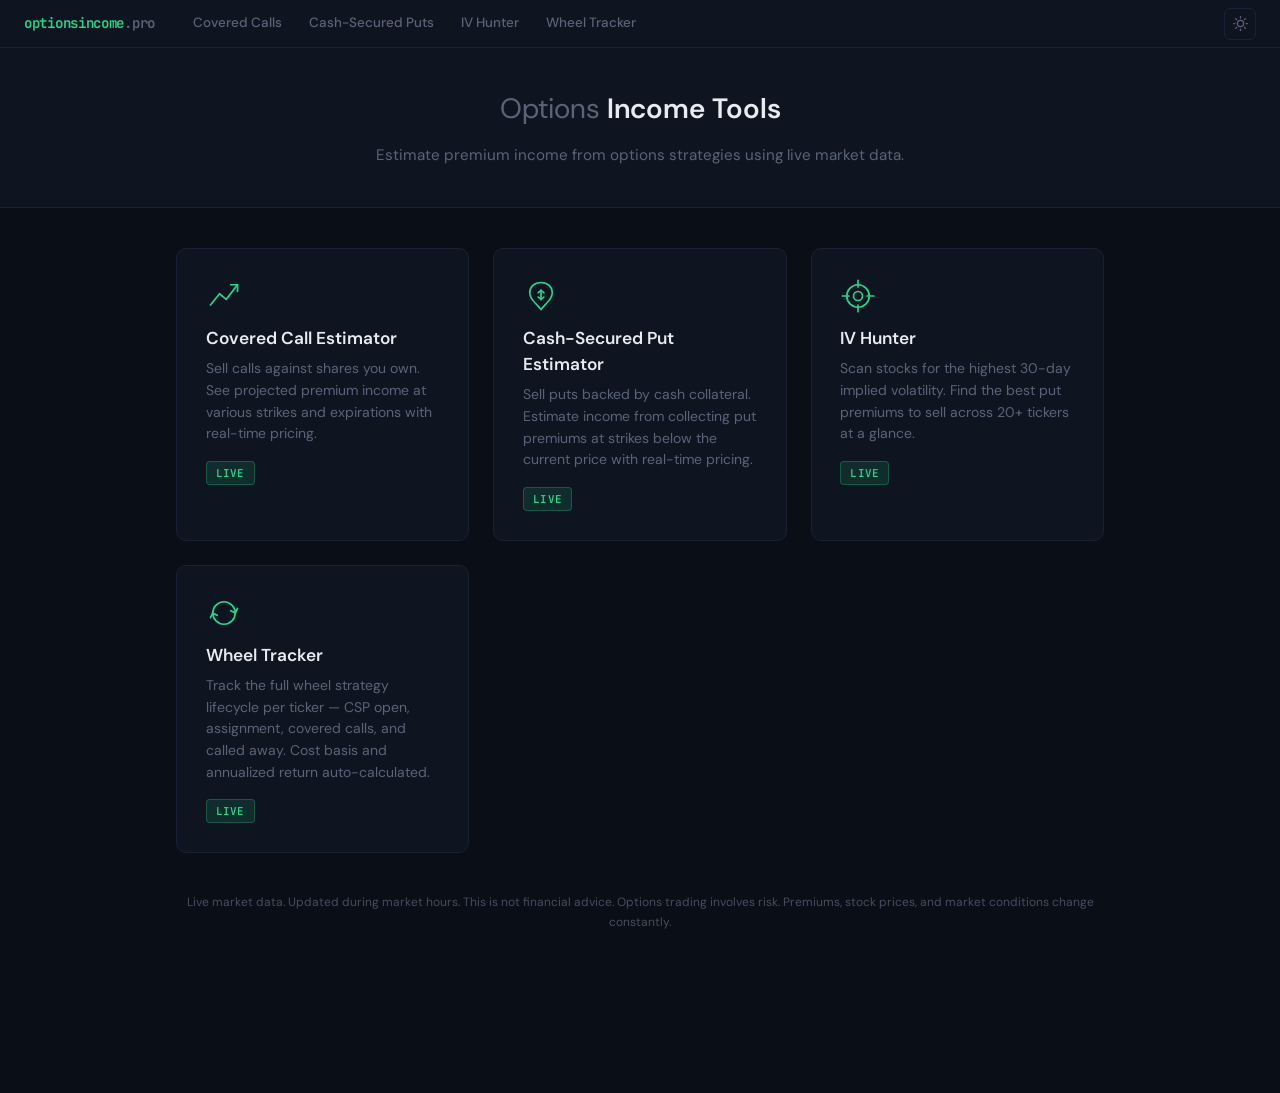
<file: index.html>
<!DOCTYPE html>
<html lang="en">
<head>
    <meta charset="UTF-8">
    <meta name="viewport" content="width=device-width, initial-scale=1.0">
    <title>Options Income Pro</title>
    <link rel="icon" type="image/svg+xml" href="/static/favicon.svg">
    <link rel="apple-touch-icon" href="/static/favicon.svg">
    <meta property="og:type" content="website">
    <meta property="og:site_name" content="Options Income Pro">
    <meta property="og:title" content="Options Income Pro">
    <meta property="og:description" content="Estimate premium income from covered calls, cash-secured puts, and the wheel strategy using live market data.">
    <meta property="og:image" content="https://optionsincome.pro/static/og-image.png">
    <meta property="og:image:width" content="1200">
    <meta property="og:image:height" content="630">
    <meta name="twitter:card" content="summary_large_image">
    <meta name="twitter:image" content="https://optionsincome.pro/static/og-image.png">
    <script>(function(){ document.documentElement.setAttribute('data-theme', localStorage.getItem('theme') || 'dark'); })();
    function toggleTheme() { var t = document.documentElement.getAttribute('data-theme') === 'light' ? 'dark' : 'light'; document.documentElement.setAttribute('data-theme', t); localStorage.setItem('theme', t); }</script>
    <link rel="preconnect" href="https://fonts.googleapis.com">
    <link rel="preconnect" href="https://fonts.gstatic.com" crossorigin>
    <link href="https://fonts.googleapis.com/css2?family=JetBrains+Mono:wght@400;500;600&family=DM+Sans:wght@400;500;600&display=swap" rel="stylesheet">
    <link rel="stylesheet" href="/static/style.css">
</head>
<body>
    <nav class="top-nav">
        <a href="/" class="nav-brand"><span class="brand-name">optionsincome</span><span class="brand-dot">.pro</span></a>
        <div class="nav-links">
            <a href="/covered-calls">Covered Calls</a>
            <a href="/cash-secured-puts">Cash-Secured Puts</a>
            <a href="/iv-hunter">IV Hunter</a>
            <a href="/wheel-tracker">Wheel Tracker</a>
        </div>
        <button class="theme-toggle" onclick="toggleTheme()" aria-label="Toggle theme">
            <svg class="icon-sun" xmlns="http://www.w3.org/2000/svg" width="15" height="15" viewBox="0 0 24 24" fill="none" stroke="currentColor" stroke-width="2" stroke-linecap="round" stroke-linejoin="round"><circle cx="12" cy="12" r="5"/><line x1="12" y1="1" x2="12" y2="3"/><line x1="12" y1="21" x2="12" y2="23"/><line x1="4.22" y1="4.22" x2="5.64" y2="5.64"/><line x1="18.36" y1="18.36" x2="19.78" y2="19.78"/><line x1="1" y1="12" x2="3" y2="12"/><line x1="21" y1="12" x2="23" y2="12"/><line x1="4.22" y1="19.78" x2="5.64" y2="18.36"/><line x1="18.36" y1="5.64" x2="19.78" y2="4.22"/></svg>
            <svg class="icon-moon" xmlns="http://www.w3.org/2000/svg" width="15" height="15" viewBox="0 0 24 24" fill="none" stroke="currentColor" stroke-width="2" stroke-linecap="round" stroke-linejoin="round"><path d="M21 12.79A9 9 0 1 1 11.21 3 7 7 0 0 0 21 12.79z"/></svg>
        </button>
    </nav>

    <header class="header-home">
        <h1><span>Options</span> Income Tools</h1>
        <p>Estimate premium income from options strategies using live market data.</p>
    </header>

    <div class="container">
        <div class="tools-grid">
            <a href="/covered-calls" class="tool-card">
                <svg class="tool-icon" width="36" height="36" viewBox="0 0 32 32" fill="none" stroke="currentColor" stroke-width="1.5" stroke-linecap="round" stroke-linejoin="round"><polyline points="4 24 12 14 18 19 28 6"/><polyline points="22 6 28 6 28 12"/></svg>
                <h2>Covered Call Estimator</h2>
                <p>Sell calls against shares you own. See projected premium income at various strikes and expirations with real-time pricing.</p>
                <span class="badge badge-live">LIVE</span>
            </a>
            <a href="/cash-secured-puts" class="tool-card">
                <svg class="tool-icon" width="36" height="36" viewBox="0 0 32 32" fill="none" stroke="currentColor" stroke-width="1.5" stroke-linecap="round" stroke-linejoin="round"><path d="M16 4C10 4 6 8 6 13C6 18 10 21 16 28C22 21 26 18 26 13C26 8 22 4 16 4Z"/><line x1="16" y1="11" x2="16" y2="19"/><line x1="13.5" y1="13" x2="16" y2="11"/><line x1="18.5" y1="13" x2="16" y2="11"/><line x1="13.5" y1="17" x2="16" y2="19"/><line x1="18.5" y1="17" x2="16" y2="19"/></svg>
                <h2>Cash-Secured Put Estimator</h2>
                <p>Sell puts backed by cash collateral. Estimate income from collecting put premiums at strikes below the current price with real-time pricing.</p>
                <span class="badge badge-live">LIVE</span>
            </a>
            <a href="/iv-hunter" class="tool-card">
                <svg class="tool-icon" width="36" height="36" viewBox="0 0 32 32" fill="none" stroke="currentColor" stroke-width="1.5" stroke-linecap="round" stroke-linejoin="round"><circle cx="16" cy="16" r="10"/><circle cx="16" cy="16" r="4"/><line x1="16" y1="2" x2="16" y2="8"/><line x1="16" y1="24" x2="16" y2="30"/><line x1="2" y1="16" x2="8" y2="16"/><line x1="24" y1="16" x2="30" y2="16"/></svg>
                <h2>IV Hunter</h2>
                <p>Scan stocks for the highest 30-day implied volatility. Find the best put premiums to sell across 20+ tickers at a glance.</p>
                <span class="badge badge-live">LIVE</span>
            </a>
            <a href="/wheel-tracker" class="tool-card">
                <svg class="tool-icon" width="36" height="36" viewBox="0 0 32 32" fill="none" stroke="currentColor" stroke-width="1.5" stroke-linecap="round" stroke-linejoin="round"><path d="M26 16C26 21.5 21.5 26 16 26C10.5 26 6 21.5 6 16"/><polyline points="10 18 6 16 4 20"/><path d="M6 16C6 10.5 10.5 6 16 6C21.5 6 26 10.5 26 16"/><polyline points="22 14 26 16 28 12"/></svg>
                <h2>Wheel Tracker</h2>
                <p>Track the full wheel strategy lifecycle per ticker — CSP open, assignment, covered calls, and called away. Cost basis and annualized return auto-calculated.</p>
                <span class="badge badge-live">LIVE</span>
            </a>
        </div>
        <p class="disclaimer">
            Live market data. Updated during market hours. This is not financial advice.
            Options trading involves risk. Premiums, stock prices, and market conditions change constantly.
        </p>
    </div>
</body>
</html>
</file>
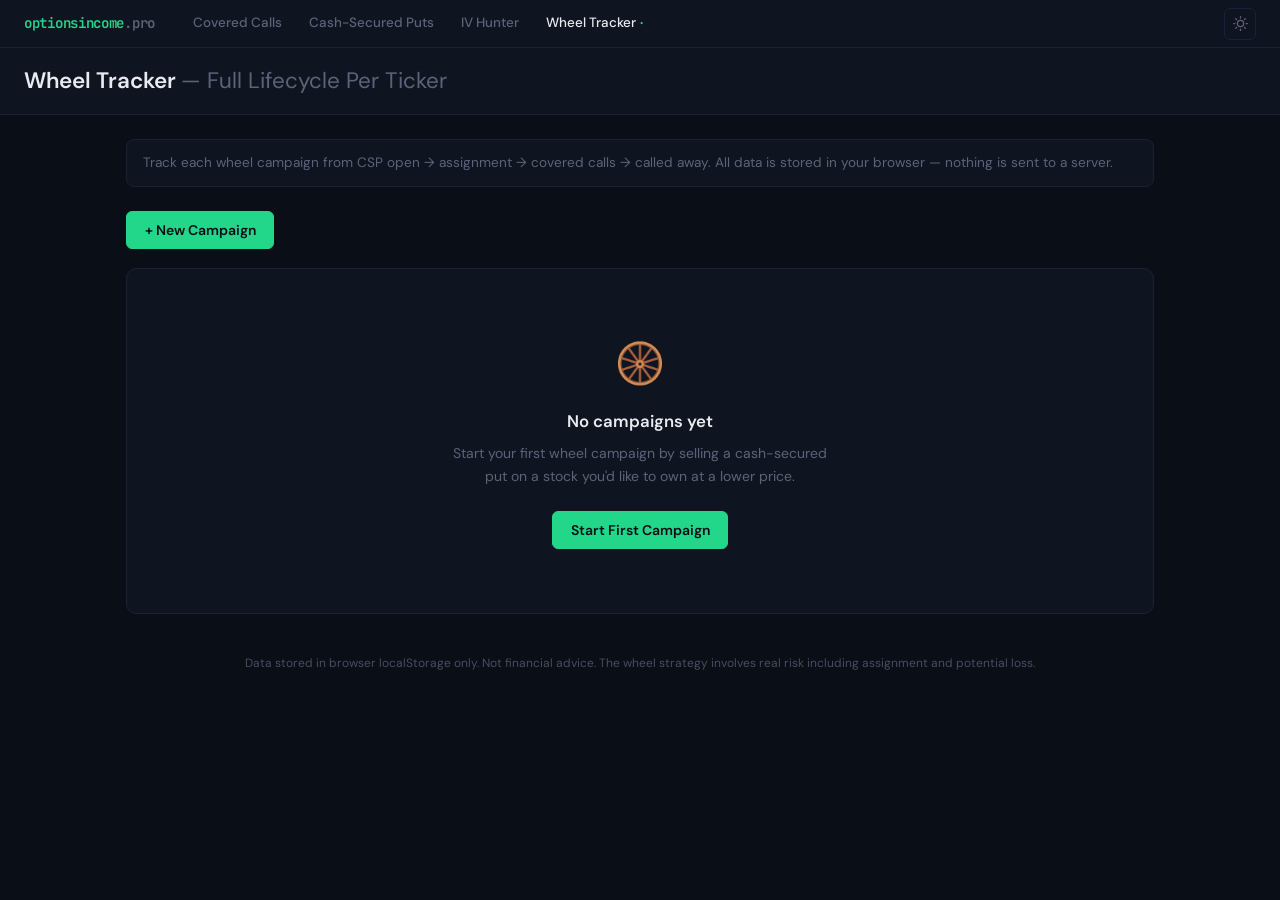
<file: wheel-tracker.html>
<!DOCTYPE html>
<html lang="en">
<head>
    <meta charset="UTF-8">
    <meta name="viewport" content="width=device-width, initial-scale=1.0">
    <title>Wheel Tracker — Options Income Pro</title>
    <link rel="icon" type="image/svg+xml" href="/static/favicon.svg">
    <link rel="apple-touch-icon" href="/static/favicon.svg">
    <meta property="og:type" content="website">
    <meta property="og:site_name" content="Options Income Pro">
    <meta property="og:title" content="Wheel Tracker — Options Income Pro">
    <meta property="og:description" content="Track the full wheel strategy lifecycle — CSPs, assignment, covered calls. Cost basis and annualized return auto-calculated.">
    <meta property="og:image" content="https://optionsincome.pro/static/og-image.png">
    <meta property="og:image:width" content="1200">
    <meta property="og:image:height" content="630">
    <meta name="twitter:card" content="summary_large_image">
    <meta name="twitter:image" content="https://optionsincome.pro/static/og-image.png">
    <script>(function(){ document.documentElement.setAttribute('data-theme', localStorage.getItem('theme') || 'dark'); })();
    function toggleTheme() { var t = document.documentElement.getAttribute('data-theme') === 'light' ? 'dark' : 'light'; document.documentElement.setAttribute('data-theme', t); localStorage.setItem('theme', t); }</script>
    <link rel="preconnect" href="https://fonts.googleapis.com">
    <link rel="preconnect" href="https://fonts.gstatic.com" crossorigin>
    <link href="https://fonts.googleapis.com/css2?family=JetBrains+Mono:wght@400;500;600&family=DM+Sans:wght@400;500;600&display=swap" rel="stylesheet">
    <link rel="stylesheet" href="/static/style.css">
</head>
<body>
    <nav class="top-nav">
        <a href="/" class="nav-brand"><span class="brand-name">optionsincome</span><span class="brand-dot">.pro</span></a>
        <div class="nav-links">
            <a href="/covered-calls">Covered Calls</a>
            <a href="/cash-secured-puts">Cash-Secured Puts</a>
            <a href="/iv-hunter">IV Hunter</a>
            <a href="/wheel-tracker" class="active">Wheel Tracker</a>
        </div>
        <button class="theme-toggle" onclick="toggleTheme()" aria-label="Toggle theme">
            <svg class="icon-sun" xmlns="http://www.w3.org/2000/svg" width="15" height="15" viewBox="0 0 24 24" fill="none" stroke="currentColor" stroke-width="2" stroke-linecap="round" stroke-linejoin="round"><circle cx="12" cy="12" r="5"/><line x1="12" y1="1" x2="12" y2="3"/><line x1="12" y1="21" x2="12" y2="23"/><line x1="4.22" y1="4.22" x2="5.64" y2="5.64"/><line x1="18.36" y1="18.36" x2="19.78" y2="19.78"/><line x1="1" y1="12" x2="3" y2="12"/><line x1="21" y1="12" x2="23" y2="12"/><line x1="4.22" y1="19.78" x2="5.64" y2="18.36"/><line x1="18.36" y1="5.64" x2="19.78" y2="4.22"/></svg>
            <svg class="icon-moon" xmlns="http://www.w3.org/2000/svg" width="15" height="15" viewBox="0 0 24 24" fill="none" stroke="currentColor" stroke-width="2" stroke-linecap="round" stroke-linejoin="round"><path d="M21 12.79A9 9 0 1 1 11.21 3 7 7 0 0 0 21 12.79z"/></svg>
        </button>
    </nav>
    <header>
        <h1>Wheel Tracker <span>— Full Lifecycle Per Ticker</span></h1>
    </header>

    <div class="container wide">
        <div class="info-banner">
            Track each wheel campaign from CSP open → assignment → covered calls → called away.
            All data is stored in your browser — nothing is sent to a server.
        </div>

        <!-- Portfolio summary bar (hidden when empty) -->
        <div class="summary-bar" id="summaryBar" style="display:none">
            <div class="summary-item">
                <div class="label">Active Campaigns</div>
                <div class="value" id="summActive">0</div>
            </div>
            <div class="summary-item">
                <div class="label">Total Premium Collected</div>
                <div class="value green" id="summTotalPremium">$0</div>
            </div>
            <div class="summary-item">
                <div class="label">Open Positions</div>
                <div class="value blue" id="summOpenPositions">0</div>
            </div>
            <div class="summary-item">
                <div class="label">Closed / Called Away P&amp;L</div>
                <div class="value green" id="summClosedPnL">$0</div>
            </div>
        </div>

        <!-- Toolbar -->
        <div class="toolbar">
            <div class="toolbar-left">
                <button class="btn btn-primary" onclick="openNewCampaignModal()">+ New Campaign</button>
                <span class="campaign-count" id="campaignCount"></span>
            </div>
            <button class="btn btn-secondary btn-sm" onclick="exportData()" id="exportBtn" style="display:none">Export JSON</button>
        </div>

        <!-- Empty state -->
        <div id="emptyState" style="display:none">
            <div class="empty-state">
                <div class="empty-icon">&#x1F6DE;</div>
                <h2>No campaigns yet</h2>
                <p>Start your first wheel campaign by selling a cash-secured put on a stock you'd like to own at a lower price.</p>
                <button class="btn btn-primary" onclick="openNewCampaignModal()">Start First Campaign</button>
            </div>
        </div>

        <!-- Campaign cards -->
        <div class="campaigns-grid" id="campaignsGrid"></div>

        <p class="disclaimer">
            Data stored in browser localStorage only. Not financial advice. The wheel strategy involves real risk including assignment and potential loss.
        </p>
    </div>

    <!-- ── New Campaign Modal ──────────────────────────────────────── -->
    <div class="modal-overlay" id="newCampaignModal">
        <div class="modal">
            <h2>&#x1F4C4; Start New Wheel Campaign</h2>
            <div class="field">
                <label>Ticker Symbol</label>
                <input type="text" id="nc_ticker" placeholder="NVDA" maxlength="10" autocomplete="off"
                    style="text-transform:uppercase" oninput="this.value=this.value.toUpperCase()">
                <div class="hint" id="nc_priceHint"></div>
            </div>
            <div class="input-row">
                <div class="field">
                    <label>CSP Strike Price</label>
                    <input type="number" id="nc_strike" placeholder="450.00" min="0.01" step="0.5">
                </div>
                <div class="field">
                    <label>Premium / Share</label>
                    <input type="number" id="nc_premium" placeholder="3.50" min="0" step="0.01">
                </div>
            </div>
            <div class="input-row">
                <div class="field">
                    <label>Contracts</label>
                    <input type="number" id="nc_contracts" value="1" min="1" step="1">
                </div>
                <div class="field">
                    <label>Expiration Date</label>
                    <input type="date" id="nc_expiration">
                </div>
            </div>
            <div class="field">
                <label>Date Opened</label>
                <input type="date" id="nc_dateOpened">
            </div>
            <div class="status-msg" id="nc_status"></div>
            <div class="modal-footer">
                <button class="btn btn-secondary" onclick="closeModalById('newCampaignModal')">Cancel</button>
                <button class="btn btn-primary" onclick="createCampaign()">Start Campaign</button>
            </div>
        </div>
    </div>

    <!-- ── Action Modal ────────────────────────────────────────────── -->
    <div class="modal-overlay" id="actionModal">
        <div class="modal">
            <h2 id="actionModalTitle">Log Trade</h2>
            <div id="actionModalBody"></div>
            <div class="status-msg" id="am_status"></div>
            <div class="modal-footer">
                <button class="btn btn-secondary" onclick="closeModalById('actionModal')">Cancel</button>
                <button class="btn btn-primary" id="actionModalSubmit" onclick="submitAction()">Save</button>
            </div>
        </div>
    </div>

    <!-- ── Archive / Close Modal ───────────────────────────────────── -->
    <div class="modal-overlay" id="archiveModal">
        <div class="modal">
            <h2>Archive Campaign</h2>
            <p style="color:#8b949e;font-size:0.88rem;margin-bottom:1rem;line-height:1.6">
                Use this to close out a campaign manually — e.g. put expired worthless, or you closed the position early.
            </p>
            <div class="input-row">
                <div class="field">
                    <label>Date Closed</label>
                    <input type="date" id="arch_dateClosed">
                </div>
                <div class="field">
                    <label>Closing Debit / Share (0 if expired)</label>
                    <input type="number" id="arch_debit" value="0" min="0" step="0.01">
                </div>
            </div>
            <div class="status-msg" id="arch_status"></div>
            <div class="modal-footer">
                <button class="btn btn-secondary" onclick="closeModalById('archiveModal')">Cancel</button>
                <button class="btn btn-primary" onclick="submitArchive()">Archive</button>
            </div>
        </div>
    </div>

    <script>
    // ── Storage ──────────────────────────────────────────────────────────────
    const STORAGE_KEY = 'wheel_campaigns_v1';

    function loadCampaigns() {
        try { return JSON.parse(localStorage.getItem(STORAGE_KEY) || '[]'); }
        catch { return []; }
    }
    function saveCampaigns(c) { localStorage.setItem(STORAGE_KEY, JSON.stringify(c)); }
    function uid() { return Date.now().toString(36) + Math.random().toString(36).slice(2); }

    // ── Math ─────────────────────────────────────────────────────────────────
    function computeCampaign(c) {
        let totalPremium = 0, putPremium = 0, callPremium = 0;

        for (const e of c.entries) {
            // Skip non-cash events
            if (e.action === 'ASSIGNED' || e.action === 'CALLED_AWAY') continue;
            const gross = e.premium * 100 * e.contracts;
            // CLOSE actions are debits (buying back) — subtract from total
            const net = (e.action === 'CLOSE') ? -gross : gross;
            totalPremium += net;
            if (e.type === 'CSP') putPremium += net;
            if (e.type === 'CC')  callPremium += net;
        }

        // Cost basis: assignment_strike - put_premium_per_share
        const assignEntry = c.entries.find(e => e.action === 'ASSIGNED');
        const assignContracts = assignEntry ? (assignEntry.contracts || c.contracts) : c.contracts;
        const putPerShare = assignContracts > 0 ? putPremium / (assignContracts * 100) : 0;
        const costBasis = assignEntry ? (assignEntry.strike - putPerShare) : null;

        // Adjusted cost basis: cost_basis - call_premium_per_share
        const callPerShare = assignContracts > 0 ? callPremium / (assignContracts * 100) : 0;
        const adjCostBasis = costBasis !== null ? (costBasis - callPerShare) : null;

        // Days in trade
        const start = new Date(c.dateStarted);
        const end   = c.dateClosed ? new Date(c.dateClosed) : new Date();
        const days  = Math.max(1, Math.round((end - start) / 86400000));

        // Annualized return based on capital at risk (original CSP strike)
        const firstEntry = c.entries[0];
        const capitalBase = firstEntry ? (firstEntry.strike * 100 * firstEntry.contracts) : 0;
        const annReturn = capitalBase > 0
            ? (totalPremium / capitalBase) * (365 / days) * 100
            : 0;

        return {
            totalPremium,
            putPremium,
            callPremium,
            costBasis,
            adjCostBasis,
            days,
            annReturn: Math.round(annReturn * 10) / 10,
        };
    }

    // ── Formatters ───────────────────────────────────────────────────────────
    function fmt$(n) {
        if (n === null || n === undefined || isNaN(n)) return '—';
        const sign = n < 0 ? '-' : '';
        return sign + '$' + Math.abs(n).toLocaleString('en-US', { minimumFractionDigits: 2, maximumFractionDigits: 2 });
    }
    function fmtPct(n) {
        if (n === null || n === undefined || isNaN(n)) return '—';
        return (n >= 0 ? '' : '') + n.toFixed(1) + '%';
    }
    function fmtDate(s) {
        if (!s) return '—';
        const [y, m, d] = s.split('-');
        return new Date(+y, +m - 1, +d).toLocaleDateString('en-US', { month: 'short', day: 'numeric', year: '2-digit' });
    }
    function todayISO() {
        const d = new Date();
        return d.getFullYear() + '-' + String(d.getMonth()+1).padStart(2,'0') + '-' + String(d.getDate()).padStart(2,'0');
    }

    // ── Render ───────────────────────────────────────────────────────────────
    const STATUS_LABELS = {
        CSP_OPEN: 'CSP Open', ASSIGNED: 'Assigned',
        CC_OPEN: 'CC Open',   CALLED_AWAY: 'Called Away', CLOSED: 'Closed',
    };
    let expandedId = null;

    function render() {
        const campaigns = loadCampaigns();
        const grid       = document.getElementById('campaignsGrid');
        const emptyState = document.getElementById('emptyState');
        const summaryBar = document.getElementById('summaryBar');
        const countEl    = document.getElementById('campaignCount');
        const exportBtn  = document.getElementById('exportBtn');

        if (campaigns.length === 0) {
            emptyState.style.display = '';
            grid.innerHTML = '';
            summaryBar.style.display = 'none';
            countEl.textContent = '';
            exportBtn.style.display = 'none';
            return;
        }

        emptyState.style.display = 'none';
        summaryBar.style.display = '';
        exportBtn.style.display = '';

        const active = campaigns.filter(c => c.status !== 'CLOSED' && c.status !== 'CALLED_AWAY');
        countEl.textContent = `${campaigns.length} campaign${campaigns.length !== 1 ? 's' : ''} · ${active.length} active`;

        // Summary
        const allComp       = campaigns.map(computeCampaign);
        const totalPremium  = allComp.reduce((s, x) => s + x.totalPremium, 0);
        const closedPnL     = campaigns
            .filter(c => c.status === 'CLOSED' || c.status === 'CALLED_AWAY')
            .map(computeCampaign)
            .reduce((s, x) => s + x.totalPremium, 0);
        const openCount = active.filter(c => c.status === 'CSP_OPEN' || c.status === 'CC_OPEN').length;

        document.getElementById('summActive').textContent          = active.length;
        document.getElementById('summTotalPremium').textContent    = fmt$(totalPremium);
        document.getElementById('summOpenPositions').textContent   = openCount;
        document.getElementById('summClosedPnL').textContent       = fmt$(closedPnL);

        grid.innerHTML = campaigns.map(renderCard).join('');
    }

    function renderCard(c) {
        const comp       = computeCampaign(c);
        const isExpanded = expandedId === c.id;
        const label      = STATUS_LABELS[c.status] || c.status;

        return `
        <div class="campaign-card${isExpanded ? ' expanded' : ''}" id="card-${c.id}">
            <div class="campaign-header-row" onclick="toggleExpand('${c.id}')">
                <div>
                    <div class="campaign-ticker">${esc(c.ticker)}</div>
                    <div class="campaign-started">Started ${fmtDate(c.dateStarted)} · ${comp.days}d</div>
                </div>
                <span class="status-badge status-${c.status}">${label}</span>
            </div>

            <div id="live-${c.id}">${renderLiveRow(c)}</div>

            <div class="campaign-stats" onclick="toggleExpand('${c.id}')">
                <div class="stat-item">
                    <div class="stat-label">Total Premium</div>
                    <div class="stat-value${comp.totalPremium >= 0 ? ' green' : ' debit'}">${fmt$(comp.totalPremium)}</div>
                </div>
                <div class="stat-item">
                    <div class="stat-label">Ann. Return</div>
                    <div class="stat-value blue">${fmtPct(comp.annReturn)}</div>
                </div>
                <div class="stat-item">
                    <div class="stat-label">Cost Basis / Share</div>
                    <div class="stat-value">${comp.costBasis !== null ? fmt$(comp.costBasis) : '—'}</div>
                </div>
                <div class="stat-item">
                    <div class="stat-label">Adj. Cost Basis</div>
                    <div class="stat-value">${comp.adjCostBasis !== null ? fmt$(comp.adjCostBasis) : '—'}</div>
                </div>
            </div>

            <div class="campaign-actions">${renderActions(c)}</div>

            <div class="campaign-detail${isExpanded ? ' open' : ''}">${renderDetail(c, comp)}</div>
        </div>`;
    }

    function renderActions(c) {
        const id = c.id;
        let out = '';
        if (c.status === 'CSP_OPEN') {
            out += btn('Closed for Profit', `openAction('${id}','CSP_CLOSE')`);
            out += btn('Rolled',            `openAction('${id}','CSP_ROLL')`);
            out += btn('Assigned',          `openAction('${id}','ASSIGNED')`, 'primary');
        } else if (c.status === 'ASSIGNED') {
            out += btn('Sell Covered Call', `openAction('${id}','SELL_CC')`, 'primary');
        } else if (c.status === 'CC_OPEN') {
            out += btn('Closed for Profit', `openAction('${id}','CC_CLOSE')`);
            out += btn('Rolled',            `openAction('${id}','CC_ROLL')`);
            out += btn('Called Away',       `openAction('${id}','CALLED_AWAY')`, 'primary');
        } else if (c.status === 'CALLED_AWAY' || c.status === 'CLOSED') {
            const icon = c.status === 'CALLED_AWAY' ? '&#x2705;' : '&#x1F4C1;';
            out += `<span style="font-size:0.82rem;color:#8b949e;align-self:center">${icon} ${STATUS_LABELS[c.status]} · ${fmtDate(c.dateClosed)}</span>`;
        }
        if (c.status !== 'CALLED_AWAY' && c.status !== 'CLOSED') {
            out += `<div class="spacer"></div>`;
            out += `<button class="btn btn-secondary btn-sm" onclick="event.stopPropagation();openArchive('${id}')">Archive</button>`;
        } else {
            out += `<div class="spacer"></div>`;
        }
        out += `<button class="btn btn-danger btn-sm" onclick="event.stopPropagation();deleteCampaign('${id}')">Delete</button>`;
        return out;
    }

    function btn(label, onclick, style='secondary') {
        return `<button class="btn btn-${style} btn-sm" onclick="event.stopPropagation();${onclick}">${label}</button>`;
    }

    function renderDetail(c, comp) {
        if (c.entries.length === 0) return '<p style="color:#8b949e;font-size:0.85rem">No trades yet.</p>';
        const ACTION_LABELS = { OPEN: 'Opened', CLOSE: 'Closed', ROLL: 'Rolled', ASSIGNED: 'Assigned', CALLED_AWAY: 'Called Away' };
        const rows = c.entries.map(e => {
            const isDebit   = e.action === 'CLOSE';
            const isCash    = e.action !== 'ASSIGNED' && e.action !== 'CALLED_AWAY';
            const cash      = e.premium * 100 * e.contracts;
            const cashClass = !isCash ? 'neutral' : isDebit ? 'debit' : 'credit';
            const cashLabel = !isCash ? '—'
                : (isDebit ? '-' : '+') + fmt$(cash);
            const meta = [
                'Exp ' + fmtDate(e.expiration),
                'Opened ' + fmtDate(e.dateOpened),
                e.dateClosed ? 'Closed ' + fmtDate(e.dateClosed) : '',
            ].filter(Boolean).join(' · ');
            return `
            <div class="trade-entry">
                <span class="trade-type-badge badge-${e.type}">${e.type}</span>
                <div class="trade-info">
                    <div class="trade-action-label">${ACTION_LABELS[e.action] || e.action} — $${e.strike} strike × ${e.contracts} contract${e.contracts !== 1 ? 's' : ''}</div>
                    <div class="trade-meta">${meta}</div>
                </div>
                <div class="trade-cash ${cashClass}">${cashLabel}</div>
            </div>`;
        }).join('');

        const summaryLine = comp.totalPremium !== 0
            ? `<div style="display:flex;justify-content:flex-end;padding-top:0.5rem;font-size:0.85rem;font-weight:600;color:#3fb950">Net Premium: ${fmt$(comp.totalPremium)}</div>`
            : '';

        return `<div class="detail-heading">Trade History · ${comp.days} day${comp.days !== 1 ? 's' : ''} in trade</div>
                <div>${rows}</div>${summaryLine}`;
    }

    function toggleExpand(id) {
        expandedId = expandedId === id ? null : id;
        render();
    }

    function esc(s) {
        return String(s).replace(/[&<>"']/g, c => ({ '&':'&amp;','<':'&lt;','>':'&gt;','"':'&quot;',"'":'&#39;' }[c]));
    }

    // ── Live market data ─────────────────────────────────────────────────────
    const _liveData = {}; // { campaignId: { loading, price, dte, otm_pct, delta, iv, error } }

    // Find the currently active open option entry for a campaign.
    function getActiveEntry(c) {
        if (c.status === 'CSP_OPEN') {
            return [...c.entries].reverse().find(e =>
                e.type === 'CSP' && (e.action === 'OPEN' || e.action === 'ROLL') && !e.dateClosed
            ) || null;
        }
        if (c.status === 'CC_OPEN') {
            return [...c.entries].reverse().find(e =>
                e.type === 'CC' && (e.action === 'OPEN' || e.action === 'ROLL') && !e.dateClosed
            ) || null;
        }
        if (c.status === 'ASSIGNED') return { noOption: true };
        return null; // CLOSED / CALLED_AWAY — nothing to fetch
    }

    function renderLiveRow(c) {
        const entry = getActiveEntry(c);
        if (!entry) return ''; // closed campaigns get no live row

        const ld  = _liveData[c.id];
        const rid = esc(c.id);
        const refreshBtn = `<button class="live-refresh" onclick="event.stopPropagation();fetchCardData('${rid}')" title="Refresh live data">↻</button>`;

        if (!ld || ld.loading) {
            const msg = ld && ld.loading ? 'Fetching…' : '';
            return `<div class="live-row"><span class="live-loading">${msg}</span>${refreshBtn}</div>`;
        }
        if (ld.error) {
            return `<div class="live-row"><span style="color:#484f58;font-size:0.78rem">Price unavailable</span>${refreshBtn}</div>`;
        }

        const priceStr = ld.price != null ? `$${Number(ld.price).toFixed(2)}` : '—';

        if (entry.noOption) {
            // ASSIGNED — just stock price
            return `<div class="live-row"><span class="live-price">${priceStr}</span>${refreshBtn}</div>`;
        }

        // Active option — row 1: stock price, DTE, OTM%, delta, IV
        let dteChip = '';
        if (ld.dte != null) {
            const cls = ld.dte <= 6 ? 'dte-danger' : ld.dte <= 14 ? 'dte-warn' : '';
            dteChip = `<span class="live-chip ${cls}">${ld.dte} DTE</span>`;
        }

        let otmChip = '';
        if (ld.otm_pct != null) {
            const isOtm = ld.otm_pct >= 0;
            const label = isOtm
                ? `OTM +${Math.abs(ld.otm_pct).toFixed(1)}%`
                : `ITM ${Math.abs(ld.otm_pct).toFixed(1)}%`;
            otmChip = `<span class="live-chip ${isOtm ? 'chip-otm' : 'chip-itm'}">${label}</span>`;
        }

        let deltaChip = '';
        if (ld.delta != null) {
            const suffix = ld.delta_estimated ? ' ~' : '';
            deltaChip = `<span class="live-chip">Δ ${Number(ld.delta).toFixed(2)}${suffix}</span>`;
        }

        let ivChip = '';
        if (ld.iv != null) {
            ivChip = `<span class="live-chip">IV ${ld.iv}%</span>`;
        }

        // Row 2: option price, P/L vs premium collected, close cost
        let optRow = '';
        if (ld.opt_mid != null) {
            const mid      = Number(ld.opt_mid);
            const bid      = Number(ld.opt_bid ?? 0);
            const ask      = Number(ld.opt_ask ?? 0);
            const midStr   = `$${mid.toFixed(2)}`;
            const spreadStr = (bid > 0 || ask > 0) ? ` ($${bid.toFixed(2)} × $${ask.toFixed(2)})` : '';

            // P/L: we sold the option, so profit = premium collected - current value
            let plHtml = '';
            if (entry.premium > 0) {
                const collected  = Number(entry.premium);
                const contracts  = Number(entry.contracts || 1);
                const plPerShare = collected - mid;                // positive = profit
                const plPct      = (plPerShare / collected) * 100;
                const closeCost  = mid * 100 * contracts;
                const plSign     = plPerShare >= 0 ? '+' : '';
                const plClass    = plPerShare >= 0 ? 'profit' : 'loss';
                const plLabel    = `${plSign}$${Math.abs(plPerShare).toFixed(2)} / ${plSign}${Math.abs(plPct).toFixed(0)}%`;
                const closeLabel = `Close cost: $${closeCost.toFixed(2)}`;
                plHtml = `<span class="live-pl ${plClass}">${plLabel}</span>`
                       + `<span class="live-close-cost">${closeLabel}</span>`;
            }

            optRow = `<div class="live-opt-row">
                <span class="live-opt-price">Option ${midStr} mid</span>
                <span class="live-opt-spread">${spreadStr}</span>
                ${plHtml}
            </div>`;
        }

        return `${optRow}<div class="live-row">
            <span class="live-price">${priceStr}</span>
            ${dteChip}${otmChip}${deltaChip}${ivChip}
            ${refreshBtn}
        </div>`;
    }

    // Update just the live row for one card without re-rendering the whole grid.
    function updateLiveRow(campaignId) {
        const el = document.getElementById(`live-${campaignId}`);
        if (!el) return;
        const campaigns = loadCampaigns();
        const c = campaigns.find(x => x.id === campaignId);
        if (c) el.innerHTML = renderLiveRow(c);
    }

    async function fetchCardData(campaignId) {
        const campaigns = loadCampaigns();
        const c = campaigns.find(x => x.id === campaignId);
        if (!c) return;
        const entry = getActiveEntry(c);
        if (!entry) return;

        _liveData[campaignId] = { loading: true };
        updateLiveRow(campaignId);

        try {
            if (entry.noOption) {
                const resp = await fetch(`/api/stock-price/${encodeURIComponent(c.ticker)}`,
                    { signal: AbortSignal.timeout(10000) });
                if (!resp.ok) throw new Error('HTTP ' + resp.status);
                const data = await resp.json();
                if (data.error) throw new Error(data.error);
                _liveData[campaignId] = { price: data.price, loading: false, error: null };
            } else {
                const optType = entry.type === 'CSP' ? 'put' : 'call';
                const url = `/api/wheel-quote?ticker=${encodeURIComponent(c.ticker)}`
                    + `&type=${optType}&strike=${entry.strike}&expiration=${entry.expiration}`;
                const resp = await fetch(url, { signal: AbortSignal.timeout(12000) });
                if (!resp.ok) throw new Error('HTTP ' + resp.status);
                const data = await resp.json();
                if (data.error) throw new Error(data.error);
                _liveData[campaignId] = { ...data, loading: false, error: null };
            }
        } catch (e) {
            _liveData[campaignId] = { loading: false, error: e.message };
        }
        updateLiveRow(campaignId);
    }

    // Fire fetches for all active campaigns in parallel on page load.
    function fetchAllCardData() {
        const campaigns = loadCampaigns();
        campaigns
            .filter(c => c.status !== 'CLOSED' && c.status !== 'CALLED_AWAY')
            .forEach(c => fetchCardData(c.id));
    }

    // ── Modals ───────────────────────────────────────────────────────────────
    function openModalById(id)  { document.getElementById(id).classList.add('open'); }
    function closeModalById(id) { document.getElementById(id).classList.remove('open'); }

    document.querySelectorAll('.modal-overlay').forEach(el => {
        el.addEventListener('click', e => { if (e.target === el) el.classList.remove('open'); });
    });

    // ── New Campaign ─────────────────────────────────────────────────────────
    function openNewCampaignModal() {
        ['nc_ticker','nc_strike','nc_premium','nc_expiration'].forEach(id => { document.getElementById(id).value = ''; });
        document.getElementById('nc_contracts').value = '1';
        document.getElementById('nc_dateOpened').value = todayISO();
        document.getElementById('nc_priceHint').textContent = '';
        document.getElementById('nc_status').textContent = '';
        openModalById('newCampaignModal');
        setTimeout(() => document.getElementById('nc_ticker').focus(), 50);
    }

    document.getElementById('nc_ticker').addEventListener('blur', async function () {
        const sym = this.value.trim().toUpperCase();
        if (!sym) return;
        const hint = document.getElementById('nc_priceHint');
        hint.textContent = 'Fetching price…';
        hint.className = 'hint';
        try {
            const resp = await fetch(`/api/yahoo/options/${sym}`, { signal: AbortSignal.timeout(12000) });
            if (!resp.ok) throw new Error('HTTP ' + resp.status);
            const data = await resp.json();
            const price = data?.optionChain?.result?.[0]?.quote?.regularMarketPrice;
            hint.textContent = price ? `Current price: $${price.toFixed(2)}` : 'Price unavailable — enter strike manually';
        } catch {
            hint.textContent = 'Could not fetch price — enter manually';
        }
    });

    function createCampaign() {
        const ticker    = document.getElementById('nc_ticker').value.trim().toUpperCase();
        const strike    = parseFloat(document.getElementById('nc_strike').value);
        const premium   = parseFloat(document.getElementById('nc_premium').value);
        const contracts = parseInt(document.getElementById('nc_contracts').value, 10) || 1;
        const expiry    = document.getElementById('nc_expiration').value;
        const opened    = document.getElementById('nc_dateOpened').value;
        const st        = document.getElementById('nc_status');

        if (!ticker)              { st.textContent = 'Enter a ticker symbol.';     st.className = 'status-msg error'; return; }
        if (!strike || strike<=0) { st.textContent = 'Enter a valid strike price.'; st.className = 'status-msg error'; return; }
        if (isNaN(premium)||premium<0) { st.textContent = 'Enter a valid premium.'; st.className = 'status-msg error'; return; }
        if (!expiry)              { st.textContent = 'Enter an expiration date.';   st.className = 'status-msg error'; return; }
        if (!opened)              { st.textContent = 'Enter the date opened.';      st.className = 'status-msg error'; return; }

        const campaigns = loadCampaigns();
        const newC = {
            id: uid(), ticker, status: 'CSP_OPEN',
            contracts, shares: 0,
            dateStarted: opened, dateClosed: null,
            entries: [{ id: uid(), type: 'CSP', action: 'OPEN', strike, premium, contracts, dateOpened: opened, dateClosed: null, expiration: expiry }],
        };
        campaigns.unshift(newC);
        saveCampaigns(campaigns);
        closeModalById('newCampaignModal');
        expandedId = newC.id;
        render();
        fetchCardData(newC.id);
    }

    // ── Action Modal ─────────────────────────────────────────────────────────
    let _actionId   = null;
    let _actionType = null;

    const ACTION_TITLES = {
        CSP_CLOSE:   '&#x1F4B8; Close CSP for Profit',
        CSP_ROLL:    '&#x1F501; Roll CSP',
        ASSIGNED:    '&#x1F3C6; Mark as Assigned',
        SELL_CC:     '&#x1F4C8; Sell Covered Call',
        CC_CLOSE:    '&#x1F4B8; Close Covered Call',
        CC_ROLL:     '&#x1F501; Roll Covered Call',
        CALLED_AWAY: '&#x2705; Mark as Called Away',
    };

    function openAction(campaignId, actionType) {
        _actionId   = campaignId;
        _actionType = actionType;
        document.getElementById('actionModalTitle').innerHTML = ACTION_TITLES[actionType] || 'Log Trade';
        document.getElementById('am_status').textContent = '';
        document.getElementById('actionModalBody').innerHTML = buildActionForm(actionType);
        openModalById('actionModal');
    }

    function buildActionForm(t) {
        const today = todayISO();
        if (t === 'CSP_CLOSE') return `
            <div class="info-banner" style="margin-bottom:1rem">CSP closed or expired worthless. Enter any closing debit paid; 0 if expired.</div>
            <div class="input-row">
                <div class="field"><label>Closing Debit / Share</label><input type="number" id="af_debit" value="0" min="0" step="0.01"></div>
                <div class="field"><label>Date Closed</label><input type="date" id="af_date" value="${today}"></div>
            </div>`;

        if (t === 'CSP_ROLL') return `
            <div class="info-banner" style="margin-bottom:1rem">Enter the net credit for the roll (new premium minus closing debit).</div>
            <div class="input-row">
                <div class="field"><label>New Strike</label><input type="number" id="af_strike" placeholder="445" step="0.5"></div>
                <div class="field"><label>Net Credit / Share</label><input type="number" id="af_premium" placeholder="1.20" step="0.01"></div>
            </div>
            <div class="input-row">
                <div class="field"><label>New Expiration</label><input type="date" id="af_expiry"></div>
                <div class="field"><label>Date Rolled</label><input type="date" id="af_date" value="${today}"></div>
            </div>`;

        if (t === 'ASSIGNED') return `
            <div class="info-banner" style="margin-bottom:1rem">You were assigned shares at the strike price. This sets your cost basis.</div>
            <div class="input-row">
                <div class="field"><label>Assignment Strike</label><input type="number" id="af_strike" placeholder="450" step="0.5"></div>
                <div class="field"><label>Contracts Assigned</label><input type="number" id="af_contracts" value="1" min="1" step="1"></div>
            </div>
            <div class="field"><label>Date Assigned</label><input type="date" id="af_date" value="${today}"></div>`;

        if (t === 'SELL_CC') return `
            <div class="input-row">
                <div class="field"><label>CC Strike</label><input type="number" id="af_strike" placeholder="460" step="0.5"></div>
                <div class="field"><label>Premium / Share</label><input type="number" id="af_premium" placeholder="2.00" step="0.01"></div>
            </div>
            <div class="input-row">
                <div class="field"><label>Contracts</label><input type="number" id="af_contracts" value="1" min="1" step="1"></div>
                <div class="field"><label>Expiration</label><input type="date" id="af_expiry"></div>
            </div>
            <div class="field"><label>Date Opened</label><input type="date" id="af_date" value="${today}"></div>`;

        if (t === 'CC_CLOSE') return `
            <div class="info-banner" style="margin-bottom:1rem">CC closed early. Enter closing debit paid; 0 if expired worthless.</div>
            <div class="input-row">
                <div class="field"><label>Closing Debit / Share</label><input type="number" id="af_debit" value="0" min="0" step="0.01"></div>
                <div class="field"><label>Date Closed</label><input type="date" id="af_date" value="${today}"></div>
            </div>`;

        if (t === 'CC_ROLL') return `
            <div class="info-banner" style="margin-bottom:1rem">Enter the net credit for the roll (new premium minus closing debit).</div>
            <div class="input-row">
                <div class="field"><label>New Strike</label><input type="number" id="af_strike" placeholder="465" step="0.5"></div>
                <div class="field"><label>Net Credit / Share</label><input type="number" id="af_premium" placeholder="0.80" step="0.01"></div>
            </div>
            <div class="input-row">
                <div class="field"><label>New Expiration</label><input type="date" id="af_expiry"></div>
                <div class="field"><label>Date Rolled</label><input type="date" id="af_date" value="${today}"></div>
            </div>`;

        if (t === 'CALLED_AWAY') return `
            <div class="info-banner" style="margin-bottom:1rem">Shares sold at the call strike. Premium from this CC is already tracked.</div>
            <div class="input-row">
                <div class="field"><label>Call Strike (sale price)</label><input type="number" id="af_strike" placeholder="460" step="0.5"></div>
                <div class="field"><label>Date Called Away</label><input type="date" id="af_date" value="${today}"></div>
            </div>`;

        return '';
    }

    function getEl(id) { const el = document.getElementById(id); return el ? el.value : null; }
    function getN(id)  { return parseFloat(getEl(id)); }
    function getI(id)  { return parseInt(getEl(id), 10); }

    function submitAction() {
        const campaigns = loadCampaigns();
        const c = campaigns.find(x => x.id === _actionId);
        if (!c) return;
        const st = document.getElementById('am_status');
        const t  = _actionType;

        const err = msg => { st.textContent = msg; st.className = 'status-msg error'; };

        if (t === 'CSP_CLOSE') {
            const debit = isNaN(getN('af_debit')) ? 0 : getN('af_debit');
            const date  = getEl('af_date');
            if (!date) return err('Enter close date.');
            const openCSP = [...c.entries].reverse().find(e => e.type === 'CSP' && e.action === 'OPEN');
            if (openCSP && !openCSP.dateClosed) openCSP.dateClosed = date;
            if (debit > 0) c.entries.push({ id: uid(), type: 'CSP', action: 'CLOSE', strike: openCSP?.strike || 0, premium: debit, contracts: c.contracts, dateOpened: date, dateClosed: date, expiration: openCSP?.expiration || '' });
            c.status = 'CLOSED'; c.dateClosed = date;
        }
        else if (t === 'CSP_ROLL') {
            const strike  = getN('af_strike');
            const premium = getN('af_premium');
            const expiry  = getEl('af_expiry');
            const date    = getEl('af_date');
            if (!strike || isNaN(premium) || !expiry || !date) return err('Fill all fields.');
            c.entries.push({ id: uid(), type: 'CSP', action: 'ROLL', strike, premium, contracts: c.contracts, dateOpened: date, dateClosed: null, expiration: expiry });
            c.status = 'CSP_OPEN';
        }
        else if (t === 'ASSIGNED') {
            const strike    = getN('af_strike');
            const contracts = getI('af_contracts') || c.contracts;
            const date      = getEl('af_date');
            if (!strike || !date) return err('Fill all fields.');
            c.entries.push({ id: uid(), type: 'CSP', action: 'ASSIGNED', strike, premium: 0, contracts, dateOpened: date, dateClosed: date, expiration: date });
            c.status = 'ASSIGNED'; c.shares = contracts * 100; c.contracts = contracts;
        }
        else if (t === 'SELL_CC') {
            const strike    = getN('af_strike');
            const premium   = getN('af_premium');
            const contracts = getI('af_contracts') || c.contracts;
            const expiry    = getEl('af_expiry');
            const date      = getEl('af_date');
            if (!strike || isNaN(premium) || !expiry || !date) return err('Fill all fields.');
            c.entries.push({ id: uid(), type: 'CC', action: 'OPEN', strike, premium, contracts, dateOpened: date, dateClosed: null, expiration: expiry });
            c.status = 'CC_OPEN';
        }
        else if (t === 'CC_CLOSE') {
            const debit = isNaN(getN('af_debit')) ? 0 : getN('af_debit');
            const date  = getEl('af_date');
            if (!date) return err('Enter close date.');
            const openCC = [...c.entries].reverse().find(e => e.type === 'CC' && e.action === 'OPEN');
            if (openCC && !openCC.dateClosed) openCC.dateClosed = date;
            if (debit > 0) c.entries.push({ id: uid(), type: 'CC', action: 'CLOSE', strike: openCC?.strike || 0, premium: debit, contracts: c.contracts, dateOpened: date, dateClosed: date, expiration: openCC?.expiration || '' });
            c.status = 'ASSIGNED';
        }
        else if (t === 'CC_ROLL') {
            const strike  = getN('af_strike');
            const premium = getN('af_premium');
            const expiry  = getEl('af_expiry');
            const date    = getEl('af_date');
            if (!strike || isNaN(premium) || !expiry || !date) return err('Fill all fields.');
            c.entries.push({ id: uid(), type: 'CC', action: 'ROLL', strike, premium, contracts: c.contracts, dateOpened: date, dateClosed: null, expiration: expiry });
            c.status = 'CC_OPEN';
        }
        else if (t === 'CALLED_AWAY') {
            const strike = getN('af_strike');
            const date   = getEl('af_date');
            if (!strike || !date) return err('Fill all fields.');
            c.entries.push({ id: uid(), type: 'CC', action: 'CALLED_AWAY', strike, premium: 0, contracts: c.contracts, dateOpened: date, dateClosed: date, expiration: date });
            c.status = 'CALLED_AWAY'; c.shares = 0; c.dateClosed = date;
        }

        saveCampaigns(campaigns);
        closeModalById('actionModal');
        // Clear stale live data so the refreshed state is re-fetched
        delete _liveData[_actionId];
        render();
        fetchCardData(_actionId);
    }

    // ── Archive ───────────────────────────────────────────────────────────────
    let _archiveId = null;

    function openArchive(id) {
        _archiveId = id;
        document.getElementById('arch_dateClosed').value = todayISO();
        document.getElementById('arch_debit').value = '0';
        document.getElementById('arch_status').textContent = '';
        openModalById('archiveModal');
    }

    function submitArchive() {
        const campaigns = loadCampaigns();
        const c = campaigns.find(x => x.id === _archiveId);
        if (!c) return;
        const date  = document.getElementById('arch_dateClosed').value;
        const debit = parseFloat(document.getElementById('arch_debit').value) || 0;
        if (!date) { const s = document.getElementById('arch_status'); s.textContent = 'Enter close date.'; s.className = 'status-msg error'; return; }
        if (debit > 0) {
            const isCCPhase = c.status === 'CC_OPEN' || c.status === 'ASSIGNED';
            c.entries.push({ id: uid(), type: isCCPhase ? 'CC' : 'CSP', action: 'CLOSE', strike: 0, premium: debit, contracts: c.contracts, dateOpened: date, dateClosed: date, expiration: '' });
        }
        c.status = 'CLOSED'; c.dateClosed = date;
        saveCampaigns(campaigns);
        closeModalById('archiveModal');
        render();
    }

    // ── Delete ────────────────────────────────────────────────────────────────
    function deleteCampaign(id) {
        if (!confirm('Delete this campaign? This cannot be undone.')) return;
        const campaigns = loadCampaigns().filter(c => c.id !== id);
        if (expandedId === id) expandedId = null;
        saveCampaigns(campaigns);
        render();
    }

    // ── Export ────────────────────────────────────────────────────────────────
    function exportData() {
        const blob = new Blob([localStorage.getItem(STORAGE_KEY) || '[]'], { type: 'application/json' });
        const a = document.createElement('a');
        a.href = URL.createObjectURL(blob);
        a.download = `wheel-campaigns-${todayISO()}.json`;
        a.click();
    }

    // ── Init ─────────────────────────────────────────────────────────────────
    render();
    fetchAllCardData();
    </script>
</body>
</html>
</file>
<file: static/style.css>
/* ─────────────────────────────────────────────
   Design Tokens — CSS Custom Properties
───────────────────────────────────────────── */
:root {
  --bg-page:    #0a0e17;
  --bg-card:    #0f1520;
  --bg-input:   #07090f;
  --bg-thead:   #0d1220;
  --border:     #1a2035;
  --border-sub: rgba(26, 32, 53, 0.45);

  --text-primary:   #e8ecf1;
  --text-secondary: #5a6378;

  --accent-green: #22d68a;
  --accent-red:   #e24b4a;
  --accent-amber: #f5a623;
  --accent-blue:  #3b8bff;

  --accent-green-dim:    rgba(34, 214, 138, 0.12);
  --accent-green-border: rgba(34, 214, 138, 0.28);
  --accent-red-dim:      rgba(226, 75, 74, 0.12);
  --accent-red-border:   rgba(226, 75, 74, 0.28);
  --accent-amber-dim:    rgba(245, 166, 35, 0.12);
  --accent-amber-border: rgba(245, 166, 35, 0.28);
  --accent-blue-dim:     rgba(59, 139, 255, 0.12);
  --accent-blue-border:  rgba(59, 139, 255, 0.28);
  --muted-dim:    rgba(90, 99, 120, 0.12);
  --muted-border: rgba(90, 99, 120, 0.28);

  --font-mono: 'JetBrains Mono', 'Courier New', monospace;
  --font-sans: 'DM Sans', -apple-system, BlinkMacSystemFont, 'Segoe UI', sans-serif;

  --radius-sm: 6px;
  --radius-md: 8px;
  --radius-lg: 10px;
  --radius-xl: 12px;
}

[data-theme="light"] {
  --bg-page:    #f7f8fa;
  --bg-card:    #ffffff;
  --bg-input:   #f0f1f4;
  --bg-thead:   #f2f3f6;
  --border:     #e2e5eb;
  --border-sub: rgba(226, 229, 235, 0.6);

  --text-primary:   #1a1d24;
  --text-secondary: #9199a8;

  --accent-green: #0d9e6a;
  --accent-red:   #d43d3d;
  --accent-amber: #c4850a;
  --accent-blue:  #2d6fd4;

  --accent-green-dim:    rgba(13, 158, 106, 0.1);
  --accent-green-border: rgba(13, 158, 106, 0.3);
  --accent-red-dim:      rgba(212, 61, 61, 0.1);
  --accent-red-border:   rgba(212, 61, 61, 0.3);
  --accent-amber-dim:    rgba(196, 133, 10, 0.1);
  --accent-amber-border: rgba(196, 133, 10, 0.3);
  --accent-blue-dim:     rgba(45, 111, 212, 0.1);
  --accent-blue-border:  rgba(45, 111, 212, 0.3);
  --muted-dim:    rgba(145, 153, 168, 0.12);
  --muted-border: rgba(145, 153, 168, 0.3);
}

/* ── Reset ── */
*, *::before, *::after { box-sizing: border-box; margin: 0; padding: 0; }

/* ── Base ── */
html {
  font-size: 16px;
  overflow-x: hidden; /* prevent horizontal scroll from overflow at page level */
}

body {
  font-family: var(--font-sans);
  background: var(--bg-page);
  color: var(--text-primary);
  min-height: 100vh;
  line-height: 1.5;
  overflow-x: hidden;
}

h1, h2, h3 {
  font-family: var(--font-sans);
  font-weight: 600;
  color: var(--text-primary);
}

h2 {
  font-size: 1.05rem;
  margin-bottom: 0.8rem;
}

/* ── Navigation ── */
nav.top-nav {
  background: var(--bg-card);
  border-bottom: 1px solid var(--border);
  padding: 0 1.5rem;
  display: flex;
  align-items: center;
  height: 48px;
  gap: 0;
  position: sticky;
  top: 0;
  z-index: 100;
}

/* Brand */
.nav-brand {
  font-family: var(--font-mono);
  font-weight: 600;
  font-size: 0.88rem;
  text-decoration: none;
  display: flex;
  align-items: center;
  flex-shrink: 0;
  margin-right: 1.5rem;
  letter-spacing: -0.3px;
}
.brand-name { color: var(--accent-green); }
.brand-dot  { color: var(--text-secondary); }

/* Nav links */
.nav-links {
  display: flex;
  align-items: center;
  flex: 1;
}
.nav-links a {
  color: var(--text-secondary);
  text-decoration: none;
  font-family: var(--font-sans);
  font-size: 0.84rem;
  font-weight: 500;
  padding: 0 0.85rem;
  height: 48px;
  display: inline-flex;
  align-items: center;
  gap: 4px;
  transition: color 0.15s;
  white-space: nowrap;
}
.nav-links a:hover { color: var(--text-primary); }
.nav-links a.active { color: var(--text-primary); }
.nav-links a.active::after {
  content: '•';
  color: var(--accent-green);
  font-size: 0.55rem;
  line-height: 1;
}

/* Theme toggle */
.theme-toggle {
  background: transparent;
  border: 1px solid var(--border);
  border-radius: var(--radius-sm);
  color: var(--text-secondary);
  cursor: pointer;
  display: flex;
  align-items: center;
  justify-content: center;
  width: 32px;
  height: 32px;
  padding: 0;
  flex-shrink: 0;
  margin-left: auto;
  transition: color 0.15s, border-color 0.15s;
}
.theme-toggle:hover {
  color: var(--text-primary);
  border-color: var(--text-secondary);
}
/* Show sun in dark mode (click to go light), moon in light mode (click to go dark) */
.icon-sun  { display: block; }
.icon-moon { display: none; }
[data-theme="light"] .icon-sun  { display: none; }
[data-theme="light"] .icon-moon { display: block; }

/* ── Header ── */
header {
  background: var(--bg-card);
  border-bottom: 1px solid var(--border);
  padding: 1rem 1.5rem;
  display: flex;
  align-items: center;
  justify-content: space-between;
  flex-wrap: wrap;
  gap: 0.5rem;
}
header.header-home {
  flex-direction: column;
  align-items: center;
  text-align: center;
  padding: 2.5rem 1.5rem;
}
header h1 {
  font-size: 1.4rem;
  color: var(--text-primary);
}
header h1 span { color: var(--text-secondary); font-weight: 400; }
header.header-home h1 { font-size: 1.75rem; }
header.header-home p {
  color: var(--text-secondary);
  font-size: 0.95rem;
  margin-top: 0.4rem;
}
.header-right {
  display: flex;
  align-items: center;
  gap: 0.6rem;
}
.stock-badge {
  font-family: var(--font-mono);
  font-weight: 600;
  font-size: 0.82rem;
  padding: 0.25rem 0.65rem;
  background: var(--accent-blue-dim);
  border: 1px solid var(--accent-blue-border);
  color: var(--accent-blue);
  border-radius: var(--radius-sm);
}

/* ── Container ── */
.container {
  max-width: 960px;
  margin: 0 auto;
  padding: 1.5rem 1rem 5rem;
}
.container.wide { max-width: 1060px; }

/* ── Info Banner ── */
.info-banner {
  background: var(--bg-card);
  border: 1px solid var(--border);
  border-radius: var(--radius-md);
  padding: 0.8rem 1rem;
  margin-bottom: 1.5rem;
  font-size: 0.85rem;
  color: var(--text-secondary);
  line-height: 1.55;
}
.info-banner strong { color: var(--text-primary); font-weight: 600; }

/* ── Input Section / Controls ── */
.input-section, .controls {
  background: var(--bg-card);
  border: 1px solid var(--border);
  border-radius: var(--radius-lg);
  padding: 1.2rem;
  margin-bottom: 1.5rem;
}

.input-section label,
.controls label,
.field label {
  display: block;
  font-weight: 500;
  font-size: 0.875rem;
  margin-bottom: 0.35rem;
  color: var(--text-primary);
}

.input-section .hint,
.controls .hint,
.field .hint {
  font-size: 0.76rem;
  color: var(--text-secondary);
  margin-bottom: 0.45rem;
  margin-top: 0.2rem;
}

.input-row, .controls-row {
  display: flex;
  gap: 1rem;
  align-items: flex-end;
  flex-wrap: wrap;
}
.input-group { flex: 1; min-width: 180px; }
.controls-row .input-group { min-width: 250px; }

/* ── Form inputs ── */
input[type="text"],
input[type="number"],
input[type="date"],
select {
  width: 100%;
  padding: 0.55rem 0.75rem;
  background: var(--bg-input);
  border: 1px solid var(--border);
  border-radius: var(--radius-sm);
  color: var(--text-primary);
  font-size: 0.9rem;
  font-family: var(--font-sans);
  transition: border-color 0.15s;
  -webkit-appearance: none;
  appearance: none;
}
input[type="text"]:focus,
input[type="number"]:focus,
input[type="date"]:focus,
select:focus {
  outline: none;
  border-color: var(--accent-green);
}
select { background-image: none; }

/* ── Buttons ── */
.btn {
  font-family: var(--font-sans);
  padding: 0.55rem 1.1rem;
  border: 1px solid transparent;
  border-radius: var(--radius-sm);
  font-size: 0.875rem;
  font-weight: 600;
  cursor: pointer;
  transition: filter 0.15s, background 0.15s, color 0.15s, border-color 0.15s;
  white-space: nowrap;
  display: inline-flex;
  align-items: center;
  gap: 0.4rem;
}
.btn-primary {
  background: var(--accent-green);
  color: #0a0e17;
  border-color: var(--accent-green);
}
.btn-primary:hover { filter: brightness(1.1); }
.btn-primary:disabled {
  background: var(--border);
  color: var(--text-secondary);
  border-color: var(--border);
  cursor: not-allowed;
  filter: none;
}
.btn-secondary {
  background: transparent;
  color: var(--text-primary);
  border-color: var(--border);
}
.btn-secondary:hover {
  border-color: var(--text-secondary);
}
.btn-secondary:disabled {
  color: var(--text-secondary);
  cursor: not-allowed;
}
.btn-danger {
  background: var(--accent-red-dim);
  color: var(--accent-red);
  border-color: var(--accent-red-border);
}
.btn-danger:hover { filter: brightness(1.1); }
.btn-sm { padding: 0.28rem 0.6rem; font-size: 0.76rem; }

/* ── Status messages ── */
.status-msg {
  font-size: 0.85rem;
  margin-top: 0.6rem;
  min-height: 1.2em;
}
.status-msg.success { color: var(--accent-green); }
.status-msg.error   { color: var(--accent-red); }
.status-msg.loading { color: var(--accent-blue); }

/* ── Fetch bar ── */
.fetch-bar {
  display: flex;
  gap: 0.8rem;
  align-items: center;
  margin-bottom: 1rem;
  flex-wrap: wrap;
}

/* ── Quick tickers ── */
.quick-tickers {
  display: flex;
  gap: 0.4rem;
  flex-wrap: wrap;
  margin-bottom: 1.5rem;
}
.quick-tickers > span {
  font-size: 0.78rem;
  color: var(--text-secondary);
  align-self: center;
  margin-right: 0.2rem;
}
.ticker-btn {
  font-family: var(--font-mono);
  font-size: 0.76rem;
  font-weight: 500;
  padding: 0.25rem 0.6rem;
  background: transparent;
  border: 1px solid var(--border);
  border-radius: var(--radius-sm);
  color: var(--text-secondary);
  cursor: pointer;
  transition: all 0.12s;
}
.ticker-btn:hover {
  border-color: var(--accent-green);
  color: var(--accent-green);
  background: var(--accent-green-dim);
}
.ticker-btn.active {
  background: var(--accent-blue-dim);
  border-color: var(--accent-blue);
  color: var(--accent-blue);
}

/* ── Tables ── */
.table-wrap {
  overflow-x: auto;
  -webkit-overflow-scrolling: touch;
  background: var(--bg-card);
  border: 1px solid var(--border);
  border-radius: var(--radius-lg);
  margin-bottom: 1.5rem;
  position: relative;
}
table {
  width: 100%;
  border-collapse: collapse;
  font-size: 0.875rem;
}
thead th {
  background: var(--bg-thead);
  padding: 0.6rem 0.8rem;
  text-align: left;
  color: var(--text-secondary);
  font-family: var(--font-mono);
  font-weight: 600;
  font-size: 0.68rem;
  text-transform: uppercase;
  letter-spacing: 0.5px;
  white-space: nowrap;
  border-bottom: 1px solid var(--border);
  cursor: pointer;
  user-select: none;
}
thead th:hover { color: var(--text-primary); }
thead th.sorted { color: var(--accent-blue); }
tbody tr {
  cursor: pointer;
  transition: background 0.1s;
}
tbody tr:hover { background: rgba(255, 255, 255, 0.025); }
[data-theme="light"] tbody tr:hover { background: rgba(0, 0, 0, 0.03); }
tbody tr.selected { background: var(--accent-blue-dim); }
tbody td {
  font-family: var(--font-mono);
  font-size: 0.8rem;
  padding: 0.55rem 0.8rem;
  border-bottom: 1px solid var(--border-sub);
  white-space: nowrap;
  color: var(--text-primary);
}

/* Table cell colors */
.delta-cell   { color: var(--accent-blue);  font-weight: 600; }
.iv-cell      { color: var(--accent-amber); font-weight: 700; }
.premium-cell { color: var(--accent-green); font-weight: 600; }
.yield-cell   { color: var(--accent-green); font-weight: 600; }
.strike-cell  { font-weight: 600; }
.ticker-cell  {
  font-family: var(--font-mono);
  font-weight: 700;
  color: var(--accent-blue);
}
.ticker-cell a { color: var(--accent-blue); text-decoration: none; }
.ticker-cell a:hover { text-decoration: underline; }
.rank-cell {
  color: var(--text-secondary);
  font-weight: 600;
  text-align: center;
}
.iv-bar {
  display: inline-block;
  height: 5px;
  border-radius: 3px;
  background: var(--accent-amber);
  margin-left: 0.5rem;
  vertical-align: middle;
  opacity: 0.7;
}

/* ── Badges ── */
.badge,
.data-source-badge {
  display: inline-block;
  font-family: var(--font-mono);
  font-size: 0.68rem;
  font-weight: 600;
  padding: 0.18rem 0.55rem;
  border-radius: 4px;
  letter-spacing: 0.3px;
  border: 1px solid transparent;
  vertical-align: middle;
}
.data-source-badge { margin-left: 0.5rem; }

.badge-live {
  background: var(--accent-green-dim);
  color: var(--accent-green);
  border-color: var(--accent-green-border);
}
.badge-sample,
.badge-soon {
  background: var(--muted-dim);
  color: var(--text-secondary);
  border-color: var(--muted-border);
}
.badge-loading {
  background: var(--accent-blue-dim);
  color: var(--accent-blue);
  border-color: var(--accent-blue-border);
  animation: pulse 1.5s ease-in-out infinite;
}
@keyframes pulse {
  0%, 100% { opacity: 1; }
  50%       { opacity: 0.45; }
}

/* ── Summary row (options pages) ── */
.summary-row {
  display: flex;
  flex-wrap: wrap;
  gap: 0.6rem;
  margin-bottom: 0.5rem;
  padding-bottom: 0.6rem;
  border-bottom: 1px solid var(--border-sub);
}
.summary-item {
  flex: 1;
  min-width: 130px;
}
.summary-item .label {
  font-family: var(--font-mono);
  font-size: 0.66rem;
  color: var(--text-secondary);
  text-transform: uppercase;
  letter-spacing: 0.5px;
}
.summary-item .value {
  font-family: var(--font-mono);
  font-size: 1.1rem;
  font-weight: 600;
  color: var(--text-primary);
  margin-top: 0.12rem;
}

/* ── Summary bar (wheel tracker) ── */
.summary-bar {
  background: var(--bg-card);
  border: 1px solid var(--border);
  border-radius: var(--radius-lg);
  padding: 1rem 1.2rem;
  margin-bottom: 1.5rem;
  display: flex;
  flex-wrap: wrap;
  gap: 1.5rem;
}
.summary-bar .summary-item .label {
  font-family: var(--font-mono);
  font-size: 0.66rem;
  color: var(--text-secondary);
  text-transform: uppercase;
  letter-spacing: 0.5px;
}
.summary-bar .summary-item .value {
  font-family: var(--font-mono);
  font-size: 1.1rem;
  font-weight: 700;
  color: var(--text-primary);
  margin-top: 0.12rem;
}
.summary-bar .summary-item .value.green { color: var(--accent-green); }
.summary-bar .summary-item .value.blue  { color: var(--accent-blue); }

/* ── Projection ticker header ── */
.proj-ticker-header {
  font-family: var(--font-mono);
  font-size: 0.85rem;
  font-weight: 600;
  color: var(--text-secondary);
  margin-bottom: 0.2rem;
  letter-spacing: 0.3px;
}
.proj-ticker-symbol {
  color: var(--text-primary);
  font-weight: 700;
}
.proj-ticker-sep {
  color: var(--text-secondary);
  margin: 0 0.3em;
}
.proj-ticker-price {
  color: var(--text-secondary);
}
.exp-date-badge {
  font-size: 0.78em;
  font-weight: 500;
  color: var(--text-secondary);
  margin-left: 0.3em;
}

/* ── Projection cards ── */
.projections {
  background: var(--bg-card);
  border: 1px solid var(--border);
  border-radius: var(--radius-lg);
  padding: 1rem 1rem 2rem;
  margin-bottom: 2rem;
}
.projections.hidden { display: none; }
.proj-grid {
  display: grid;
  grid-template-columns: repeat(auto-fit, minmax(200px, 1fr));
  gap: 10px;
  margin-top: 0.4rem;
}
.proj-card {
  background: var(--bg-page);
  border: 1px solid var(--border);
  border-radius: var(--radius-md);
  padding: 12px 8px;
  text-align: center;
}
.proj-card .period {
  font-family: var(--font-mono);
  font-size: 0.65rem;
  color: var(--text-secondary);
  text-transform: uppercase;
  letter-spacing: 0.5px;
  margin-bottom: 0.2rem;
}
.proj-card .amount {
  font-family: var(--font-mono);
  font-size: 1.375rem;
  font-weight: 600;
  color: var(--accent-green);
}
.proj-card .detail {
  font-size: 0.78rem;
  color: var(--text-secondary);
  margin-top: 0.2rem;
}
.proj-card .yield {
  font-family: var(--font-mono);
  font-size: 0.85rem;
  font-weight: 600;
  color: var(--accent-blue);
  margin-top: 0.2rem;
}

/* ── Disclaimer ── */
.disclaimer {
  font-size: 0.75rem;
  color: var(--text-secondary);
  margin-top: 2.5rem;
  margin-bottom: 5rem;
  text-align: center;
  line-height: 1.65;
  opacity: 0.75;
}

/* ── Progress bar (IV Hunter) ── */
.progress-bar {
  width: 100%;
  height: 3px;
  background: var(--border);
  border-radius: 2px;
  margin-bottom: 1rem;
  overflow: hidden;
}
.progress-bar.hidden { display: none; }
.progress-fill {
  height: 100%;
  background: var(--accent-blue);
  border-radius: 2px;
  transition: width 0.3s;
  width: 0%;
}

/* ── Tool cards (home page) ── */
.tools-grid {
  display: grid;
  grid-template-columns: repeat(auto-fit, minmax(290px, 1fr));
  gap: 1.5rem;
  margin-top: 1rem;
}
.tool-card {
  background: var(--bg-card);
  border: 1px solid var(--border);
  border-radius: var(--radius-lg);
  padding: 1.8rem;
  text-decoration: none;
  color: inherit;
  display: block;
  transition: border-color 0.2s, transform 0.15s;
}
.tool-card:hover {
  border-color: rgba(34, 214, 138, 0.25);
  transform: translateY(-1px);
}
.tool-card .icon { font-size: 1.75rem; margin-bottom: 0.75rem; }
.tool-icon { color: var(--accent-green); display: block; margin-bottom: 0.75rem; }
.tool-card h2 {
  font-size: 1.08rem;
  color: var(--text-primary);
  margin-bottom: 0.4rem;
}
.tool-card p {
  color: var(--text-secondary);
  font-size: 0.875rem;
  line-height: 1.55;
}
.tool-card .badge { margin-top: 1rem; }

/* ── Tooltip ── */
.col-tip { position: relative; display: inline-flex; align-items: center; gap: 3px; }
.col-tip .tip-icon {
  font-size: 0.7em;
  color: var(--text-secondary);
  cursor: help;
  user-select: none;
}
.col-tip .tip-body {
  display: none;
  position: absolute;
  bottom: calc(100% + 6px);
  left: 50%;
  transform: translateX(-50%);
  background: var(--bg-card);
  border: 1px solid var(--border);
  color: var(--text-primary);
  font-family: var(--font-sans);
  font-size: 0.78rem;
  font-weight: 400;
  line-height: 1.5;
  white-space: pre-line;
  padding: 8px 10px;
  border-radius: var(--radius-sm);
  width: 260px;
  z-index: 100;
  pointer-events: none;
  box-shadow: 0 4px 20px rgba(0, 0, 0, 0.45);
}
.col-tip:hover .tip-body { display: block; }

/* ── Wheel Tracker ── */

/* Toolbar */
.toolbar {
  display: flex;
  justify-content: space-between;
  align-items: center;
  margin-bottom: 1.2rem;
  flex-wrap: wrap;
  gap: 0.8rem;
}
.toolbar-left { display: flex; align-items: center; gap: 1rem; flex-wrap: wrap; }
.campaign-count { font-size: 0.85rem; color: var(--text-secondary); }

/* Campaign cards */
.campaigns-grid {
  display: grid;
  grid-template-columns: repeat(auto-fill, minmax(320px, 1fr));
  gap: 1.2rem;
  margin-bottom: 1.5rem;
}
.campaign-card {
  background: var(--bg-card);
  border: 1px solid var(--border);
  border-radius: var(--radius-lg);
  padding: 1.2rem;
  transition: border-color 0.2s;
}
.campaign-card:hover { border-color: rgba(34, 214, 138, 0.2); }
.campaign-card.expanded { border-color: var(--accent-blue); }

.campaign-header-row {
  display: flex;
  justify-content: space-between;
  align-items: flex-start;
  margin-bottom: 0.8rem;
  cursor: pointer;
}
.campaign-ticker {
  font-family: var(--font-mono);
  font-size: 1.3rem;
  font-weight: 600;
  color: var(--text-primary);
}
.campaign-started {
  font-size: 0.76rem;
  color: var(--text-secondary);
  margin-top: 0.1rem;
}

/* Status badges */
.status-badge {
  font-family: var(--font-mono);
  display: inline-block;
  padding: 0.18rem 0.55rem;
  border-radius: 4px;
  font-size: 0.66rem;
  font-weight: 700;
  text-transform: uppercase;
  letter-spacing: 0.4px;
  white-space: nowrap;
  border: 1px solid transparent;
}
.status-CSP_OPEN   { background: var(--accent-green-dim);  color: var(--accent-green);  border-color: var(--accent-green-border); }
.status-ASSIGNED   { background: var(--accent-blue-dim);   color: var(--accent-blue);   border-color: var(--accent-blue-border); }
.status-CC_OPEN    { background: var(--accent-amber-dim);  color: var(--accent-amber);  border-color: var(--accent-amber-border); }
.status-CALLED_AWAY { background: var(--accent-green-dim); color: var(--accent-green);  border-color: var(--accent-green-border); }
.status-CLOSED     { background: var(--muted-dim);         color: var(--text-secondary); border-color: var(--muted-border); }

/* Campaign stats */
.campaign-stats {
  display: grid;
  grid-template-columns: 1fr 1fr;
  gap: 0.5rem 1rem;
  margin-bottom: 0.8rem;
  cursor: pointer;
}
.stat-item .stat-label {
  font-family: var(--font-mono);
  font-size: 0.63rem;
  color: var(--text-secondary);
  text-transform: uppercase;
  letter-spacing: 0.5px;
}
.stat-item .stat-value {
  font-family: var(--font-mono);
  font-size: 0.95rem;
  font-weight: 600;
  color: var(--text-primary);
}
.stat-value.green  { color: var(--accent-green); }
.stat-value.blue   { color: var(--accent-blue); }
.stat-value.orange { color: var(--accent-amber); }
.stat-value.muted  { color: var(--text-secondary); }
/* debit used as extra color class in some templates */
.stat-value.debit  { color: var(--accent-red); }

/* Campaign actions */
.campaign-actions {
  display: flex;
  gap: 0.4rem;
  flex-wrap: wrap;
  margin-top: 0.8rem;
  padding-top: 0.8rem;
  border-top: 1px solid var(--border-sub);
  align-items: center;
}
.campaign-actions .spacer { flex: 1; }

/* Trade timeline */
.campaign-detail {
  display: none;
  margin-top: 0.8rem;
  padding-top: 0.8rem;
  border-top: 1px solid var(--border-sub);
}
.campaign-detail.open { display: block; }

.detail-heading {
  font-family: var(--font-mono);
  font-size: 0.63rem;
  color: var(--text-secondary);
  text-transform: uppercase;
  letter-spacing: 0.5px;
  margin-bottom: 0.6rem;
}
.trade-entry {
  display: flex;
  gap: 0.75rem;
  align-items: flex-start;
  padding: 0.55rem 0;
  border-bottom: 1px solid var(--border-sub);
  font-size: 0.85rem;
}
.trade-entry:last-child { border-bottom: none; }
.trade-type-badge {
  font-family: var(--font-mono);
  display: inline-block;
  padding: 0.15rem 0.42rem;
  border-radius: 4px;
  font-size: 0.65rem;
  font-weight: 700;
  white-space: nowrap;
  flex-shrink: 0;
  margin-top: 0.1rem;
  border: 1px solid transparent;
}
.badge-CSP { background: var(--accent-green-dim);  color: var(--accent-green); border-color: var(--accent-green-border); }
.badge-CC  { background: var(--accent-amber-dim); color: var(--accent-amber); border-color: var(--accent-amber-border); }

.trade-info { flex: 1; min-width: 0; }
.trade-action-label { font-weight: 600; color: var(--text-primary); }
.trade-meta { font-size: 0.78rem; color: var(--text-secondary); margin-top: 0.1rem; }
.trade-cash {
  font-family: var(--font-mono);
  font-weight: 600;
  white-space: nowrap;
  flex-shrink: 0;
}
.trade-cash.credit  { color: var(--accent-green); }
.trade-cash.debit   { color: var(--accent-red); }
.trade-cash.neutral { color: var(--text-secondary); }

/* Empty state */
.empty-state {
  text-align: center;
  padding: 4rem 2rem;
  color: var(--text-secondary);
  background: var(--bg-card);
  border: 1px solid var(--border);
  border-radius: var(--radius-lg);
}
.empty-state .empty-icon { font-size: 2.5rem; margin-bottom: 1rem; }
.empty-state h2 { color: var(--text-primary); font-size: 1.05rem; margin-bottom: 0.5rem; }
.empty-state p {
  font-size: 0.875rem;
  margin-bottom: 1.5rem;
  line-height: 1.6;
  max-width: 380px;
  margin-left: auto;
  margin-right: auto;
}

/* ── Modal ── */
.modal-overlay {
  display: none;
  position: fixed;
  inset: 0;
  background: rgba(0, 0, 0, 0.65);
  z-index: 200;
  align-items: center;
  justify-content: center;
  padding: 1rem;
}
.modal-overlay.open { display: flex; }
.modal {
  background: var(--bg-card);
  border: 1px solid var(--border);
  border-radius: var(--radius-xl);
  padding: 1.5rem;
  width: 100%;
  max-width: 480px;
  max-height: 92vh;
  overflow-y: auto;
}
.modal h2 { font-size: 1.05rem; margin-bottom: 1.2rem; }
.modal-footer {
  display: flex;
  gap: 0.8rem;
  justify-content: flex-end;
  margin-top: 1.2rem;
  padding-top: 1rem;
  border-top: 1px solid var(--border);
}

/* Form fields in modal */
.field { margin-bottom: 0.9rem; }

/* ── Live quote rows (wheel tracker) ── */
.live-row {
  display: flex;
  align-items: center;
  gap: 0.5rem;
  flex-wrap: wrap;
  padding: 0.45rem 0 0.55rem;
  border-bottom: 1px solid var(--border-sub);
  margin-bottom: 0.4rem;
}
.live-price {
  font-family: var(--font-mono);
  font-size: 0.95rem;
  font-weight: 700;
  color: var(--text-primary);
}
.live-chip {
  font-family: var(--font-mono);
  display: inline-flex;
  align-items: center;
  padding: 0.1rem 0.4rem;
  border-radius: 4px;
  font-size: 0.72rem;
  font-weight: 600;
  background: var(--muted-dim);
  color: var(--text-secondary);
  border: 1px solid var(--muted-border);
}
.dte-warn   { background: var(--accent-amber-dim);  color: var(--accent-amber); border-color: var(--accent-amber-border); }
.dte-danger { background: var(--accent-red-dim);    color: var(--accent-red);   border-color: var(--accent-red-border); }
.chip-otm   { background: var(--accent-green-dim);  color: var(--accent-green); border-color: var(--accent-green-border); }
.chip-itm   { background: var(--accent-red-dim);    color: var(--accent-red);   border-color: var(--accent-red-border); }

.live-refresh {
  margin-left: auto;
  background: none;
  border: none;
  color: var(--text-secondary);
  cursor: pointer;
  font-size: 0.9rem;
  padding: 0.1rem 0.3rem;
  border-radius: 4px;
  line-height: 1;
  transition: color 0.15s;
}
.live-refresh:hover { color: var(--accent-blue); }
.live-loading {
  color: var(--text-secondary);
  font-size: 0.78rem;
  font-style: italic;
}

.live-opt-row {
  display: flex;
  align-items: center;
  gap: 0.8rem;
  flex-wrap: wrap;
  padding: 0.3rem 0 0.45rem;
  border-bottom: 1px solid var(--border-sub);
  margin-bottom: 0.4rem;
  font-size: 0.8rem;
  color: var(--text-secondary);
}
.live-opt-price { font-family: var(--font-mono); color: var(--text-primary); font-weight: 600; }
.live-opt-spread { font-family: var(--font-mono); font-size: 0.74rem; }
.live-pl { font-family: var(--font-mono); font-weight: 700; }
.live-pl.profit { color: var(--accent-green); }
.live-pl.loss   { color: var(--accent-red); }
.live-close-cost { color: var(--text-secondary); font-size: 0.78rem; }

/* ─────────────────────────────────────────────
   Mobile Responsive — 768px and below
───────────────────────────────────────────── */
@media (max-width: 768px) {

  /* ── Nav: horizontal scroll, always-visible brand ── */
  nav.top-nav {
    overflow-x: auto;
    -webkit-overflow-scrolling: touch;
    scrollbar-width: none;        /* Firefox */
    padding: 0 12px;
    /* allow content to be wider than viewport */
    width: 100%;
  }
  nav.top-nav::-webkit-scrollbar { display: none; }

  /* Brand never shrinks — always anchored at left */
  .nav-brand {
    flex-shrink: 0;
    margin-right: 0.75rem;
  }

  /* Links stay in a single scrollable row */
  .nav-links {
    flex-shrink: 0;
    flex-wrap: nowrap;
  }
  .nav-links a {
    /* 44px tap target height */
    min-height: 44px;
    height: 44px;
    padding: 0 10px;
    font-size: 0.82rem;
    flex-shrink: 0;
  }

  /* Theme toggle: fixed so it's always reachable even when nav scrolls */
  .theme-toggle {
    position: fixed;
    top: 8px;
    right: 12px;
    z-index: 110;
    background: var(--bg-card);
    box-shadow: 0 1px 6px rgba(0,0,0,0.35);
  }

  /* ── Container spacing ── */
  .container {
    padding: 1rem;
  }

  /* ── Headers ── */
  header { padding: 0.9rem 1rem; }
  header.header-home { padding: 1.75rem 1rem; }
  header h1 { font-size: 1.15rem; }
  header.header-home h1 { font-size: 1.4rem; }
  h2 { font-size: 0.95rem; }

  /* ── Forms: stack vertically, full width ── */
  .input-section, .controls {
    padding: 1rem;
  }
  .input-row,
  .controls-row {
    flex-direction: column;
    gap: 0.75rem;
    align-items: stretch;
  }
  .input-group {
    min-width: 100% !important; /* override inline style="flex:0.6; min-width:120px" */
    width: 100% !important;
    flex: 1 1 100% !important;
  }
  .controls-row .input-group {
    min-width: 100% !important;
  }

  /* Labels always above, left-aligned */
  .input-section label,
  .controls label,
  .field label {
    text-align: left;
  }

  /* ── Inputs: 16px font prevents iOS zoom on focus; 44px min touch target ── */
  input[type="text"],
  input[type="number"],
  input[type="date"],
  select {
    font-size: 16px;
    min-height: 44px;
    padding: 0 12px;
  }

  /* Buttons in fetch/controls rows go full-width or auto */
  .fetch-bar {
    flex-wrap: wrap;
  }
  .fetch-bar .btn { flex: 1 1 auto; justify-content: center; }

  /* ── Quick-pick ticker buttons ── */
  .quick-tickers {
    gap: 8px;
  }
  .ticker-btn {
    padding: 8px 14px;
    font-size: 13px;
    min-height: 36px;
  }

  /* ── Tables: fixed min-width forces horizontal scroll, shadow hints at right ── */
  table {
    min-width: 600px;
  }
  /* Right-edge shadow signals "more to scroll" */
  .table-wrap::after {
    content: '';
    position: absolute;
    top: 0;
    right: 0;
    bottom: 0;
    width: 24px;
    border-radius: 0 var(--radius-lg) var(--radius-lg) 0;
    background: linear-gradient(to right, transparent, rgba(0, 0, 0, 0.18));
    pointer-events: none;
  }
  [data-theme="light"] .table-wrap::after {
    background: linear-gradient(to right, transparent, rgba(0, 0, 0, 0.07));
  }

  /* ── Cards: single column ── */
  .tools-grid {
    grid-template-columns: 1fr;
    gap: 1rem;
  }
  .campaigns-grid {
    grid-template-columns: 1fr;
  }

  /* ── Summary bar: 2-per-row on mobile ── */
  .summary-bar {
    gap: 0.75rem 1rem;
    flex-wrap: wrap;
  }
  .summary-bar .summary-item {
    flex: 0 1 calc(50% - 0.5rem);
    min-width: 0;
  }

  /* ── Projection grid: 2 columns ── */
  .proj-grid {
    grid-template-columns: 1fr 1fr;
    gap: 0.75rem;
  }

  /* ── Modal: full-width on mobile ── */
  .modal {
    padding: 1.2rem;
    border-radius: var(--radius-lg);
  }
  .modal .input-row {
    flex-direction: column;
    gap: 0.75rem;
  }
  .modal .field { min-width: 100%; }

  /* ── Empty state: smaller padding ── */
  .empty-state { padding: 2.5rem 1.25rem; }

  /* ── Campaign card actions: wrap tightly ── */
  .campaign-actions { gap: 0.3rem; }
}

/* ── 480px and below (small phones) ── */
@media (max-width: 480px) {
  header.header-home h1 { font-size: 1.25rem; }
  .proj-card .amount { font-size: 1.25rem; }
  .summary-bar .summary-item .value { font-size: 0.95rem; }
  .tool-card { padding: 1.25rem; }
}
</file>
